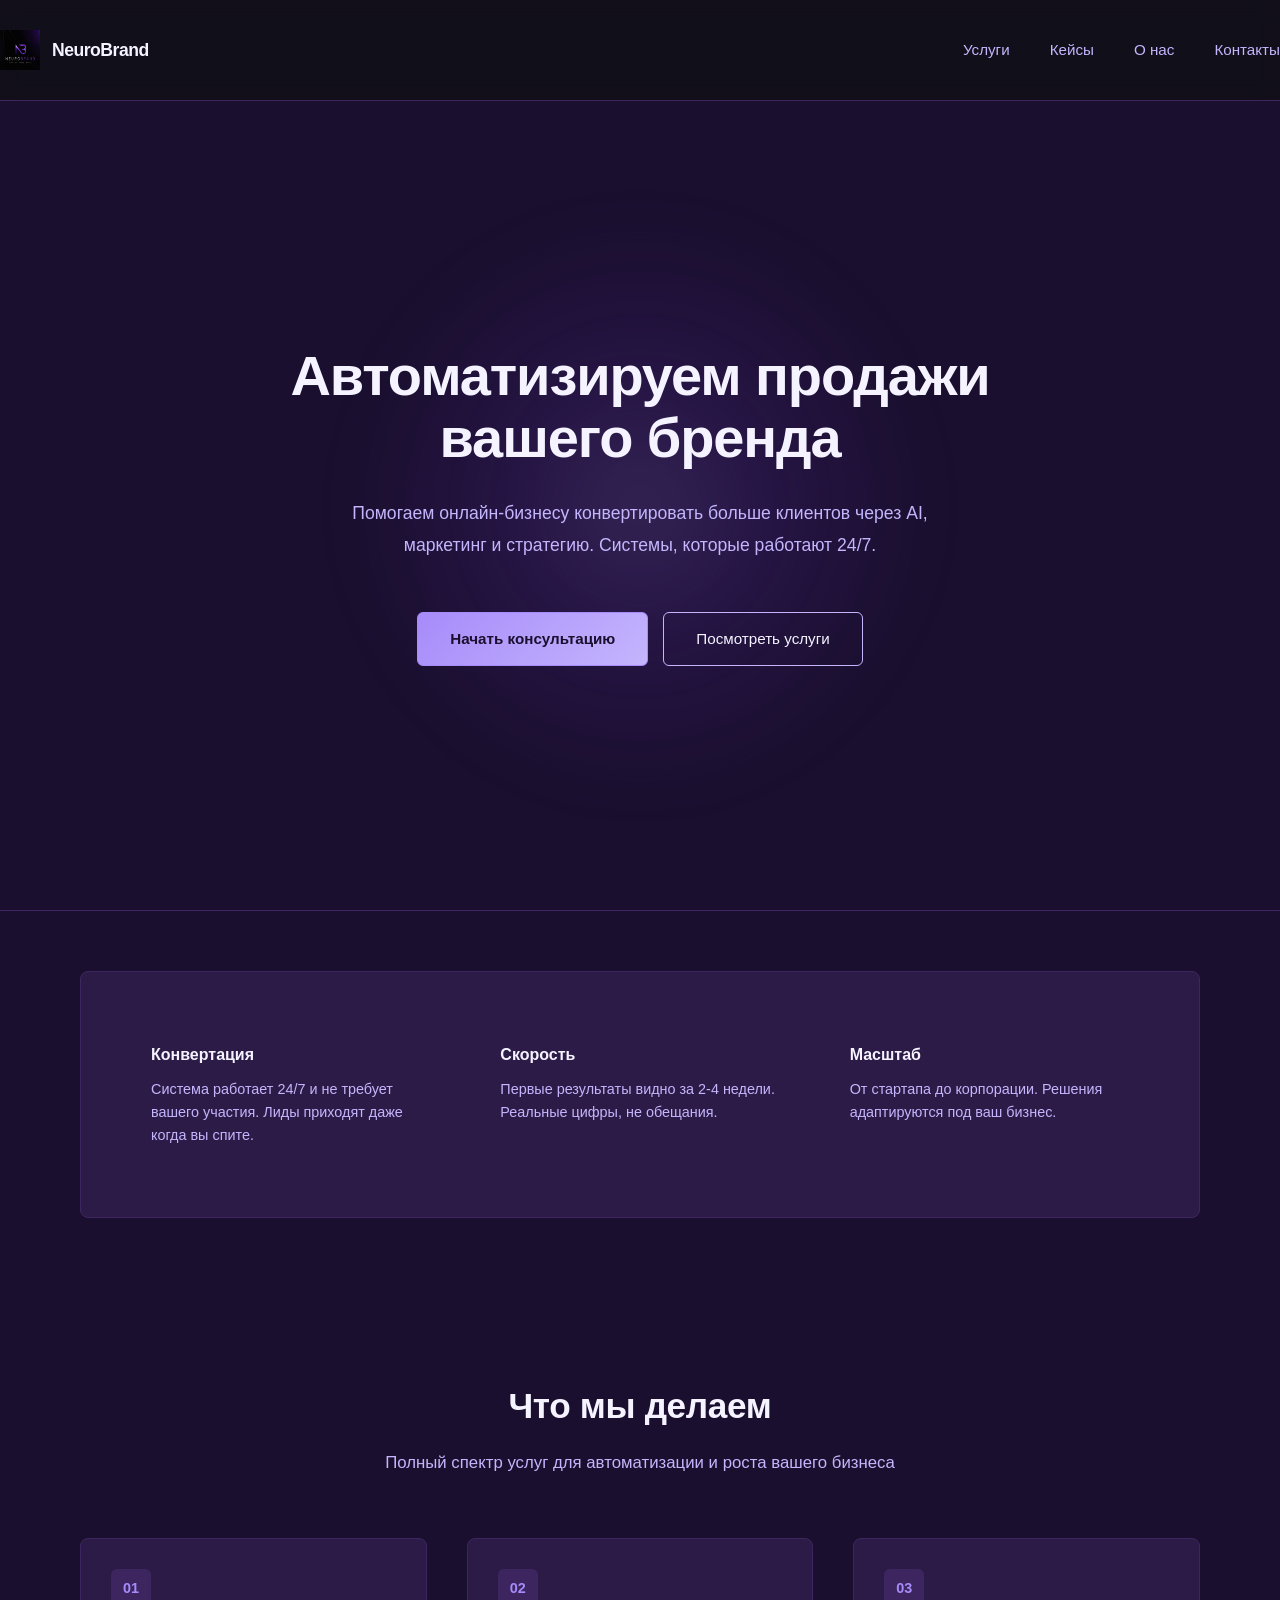
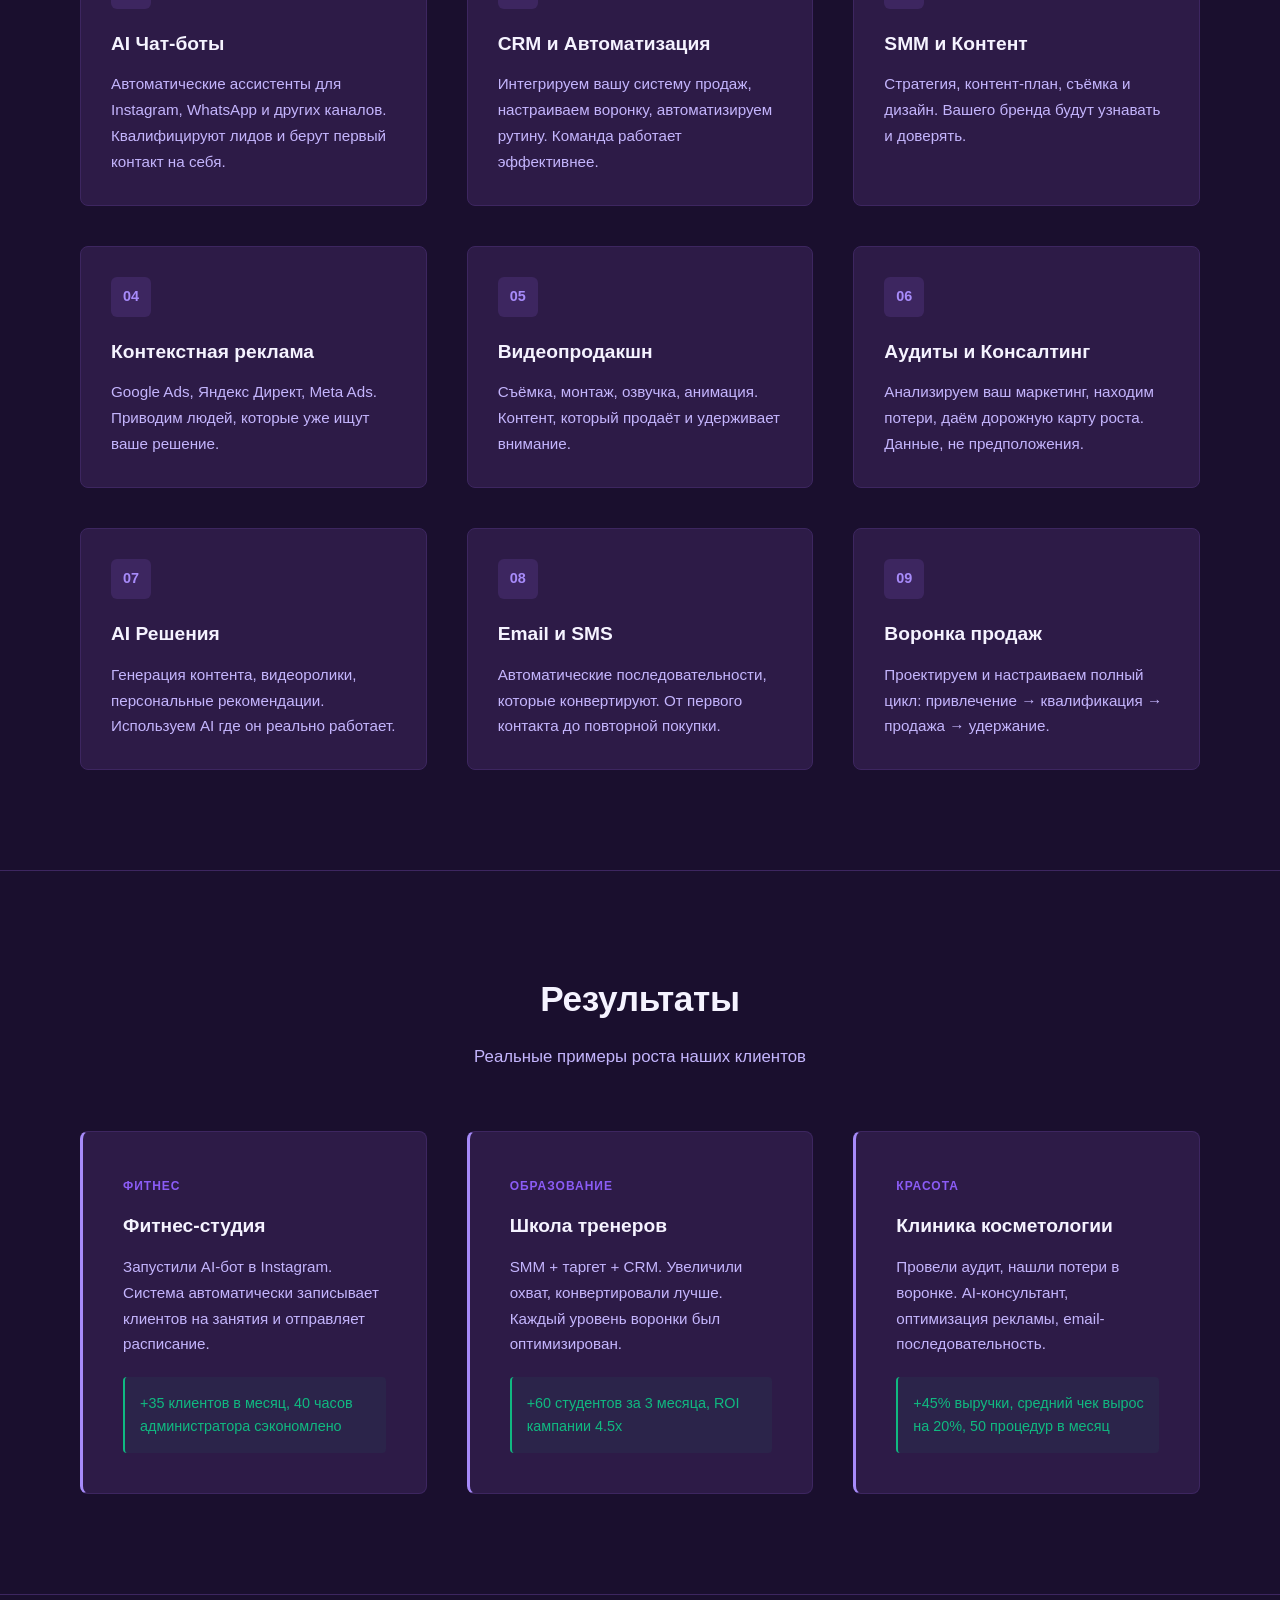
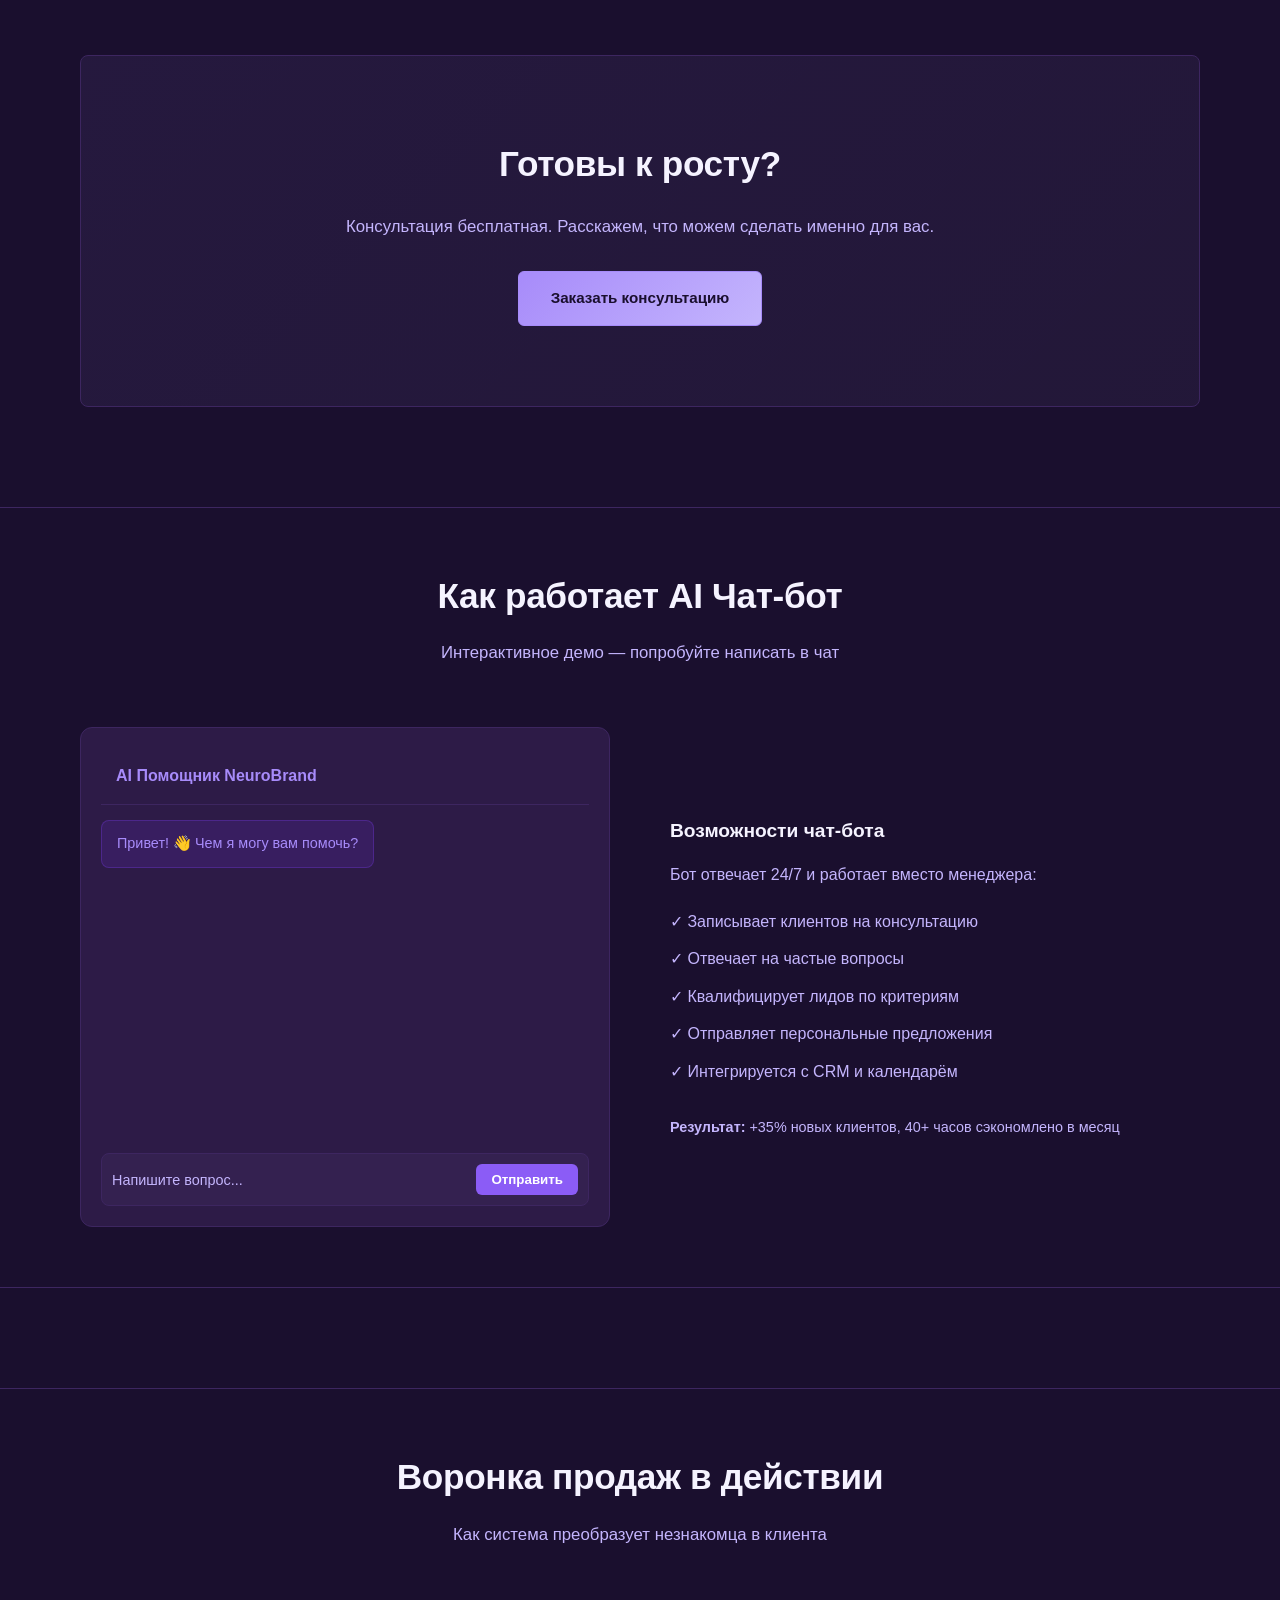
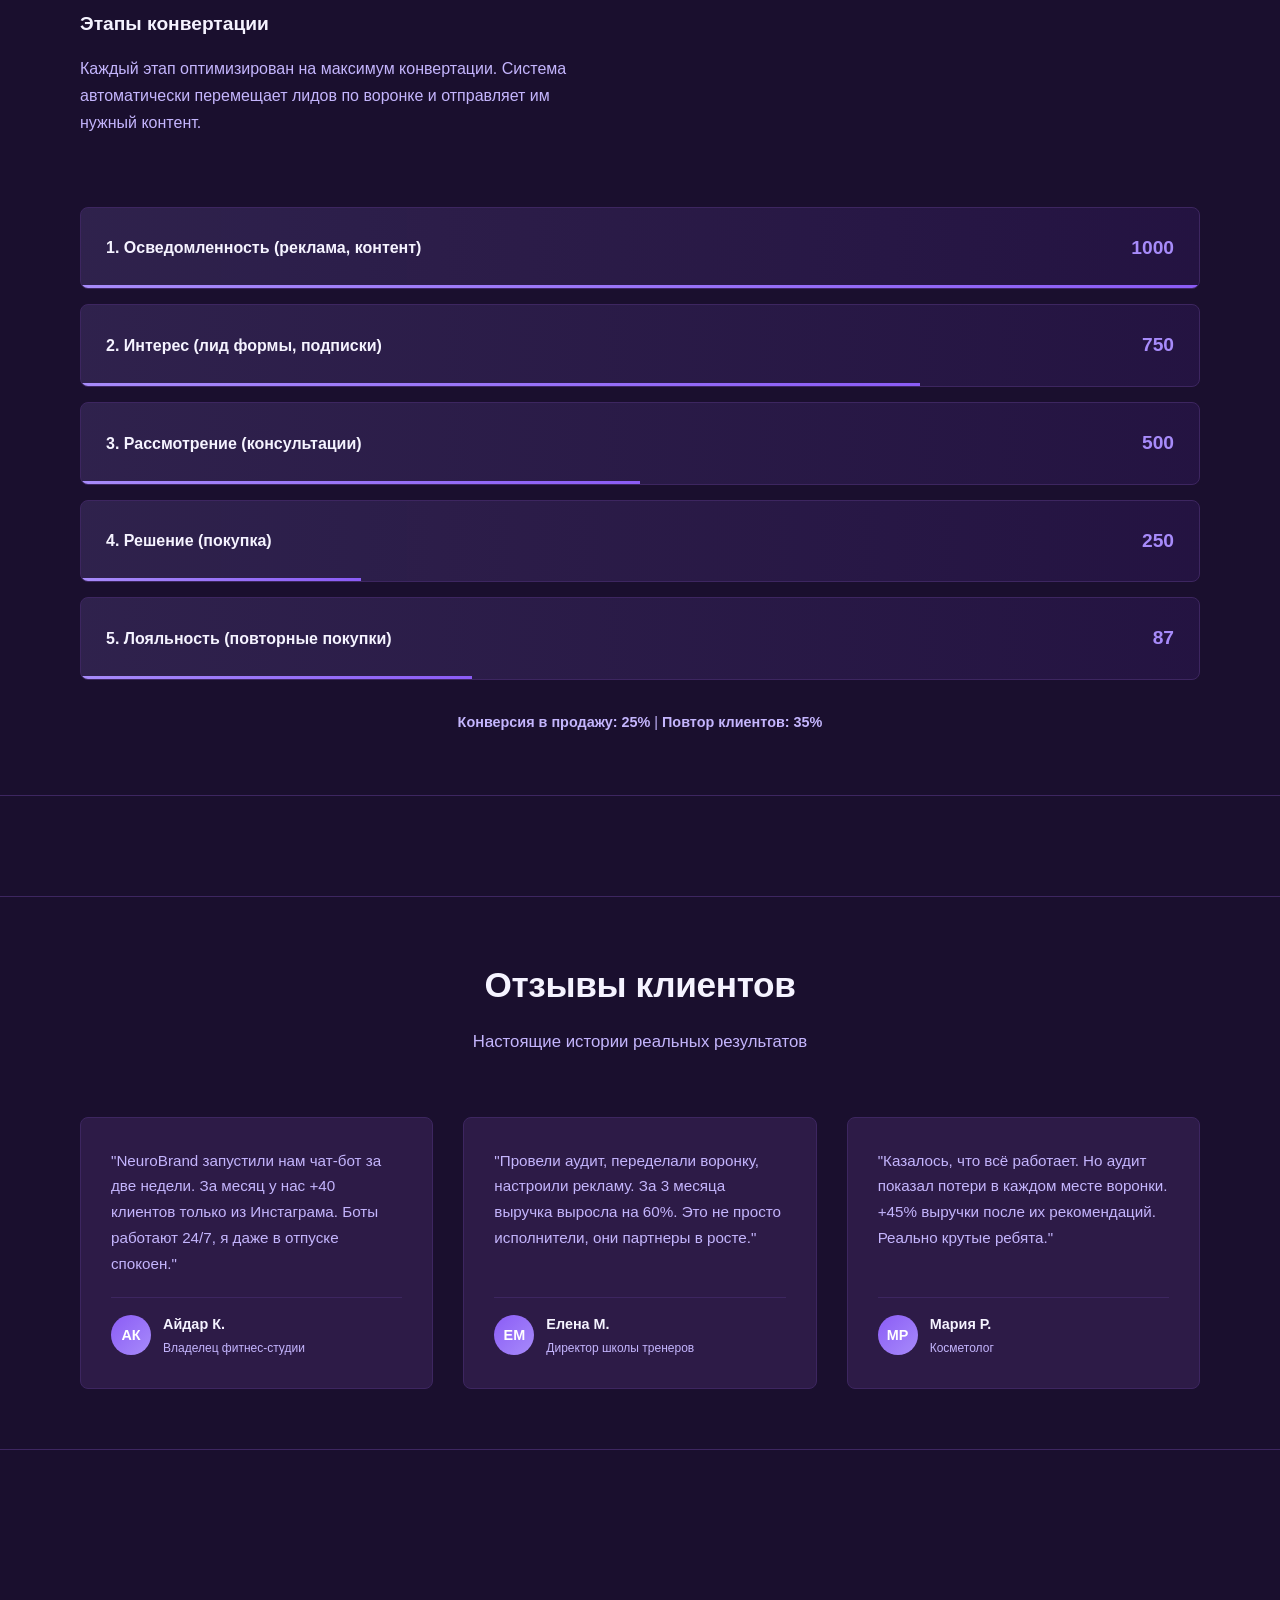
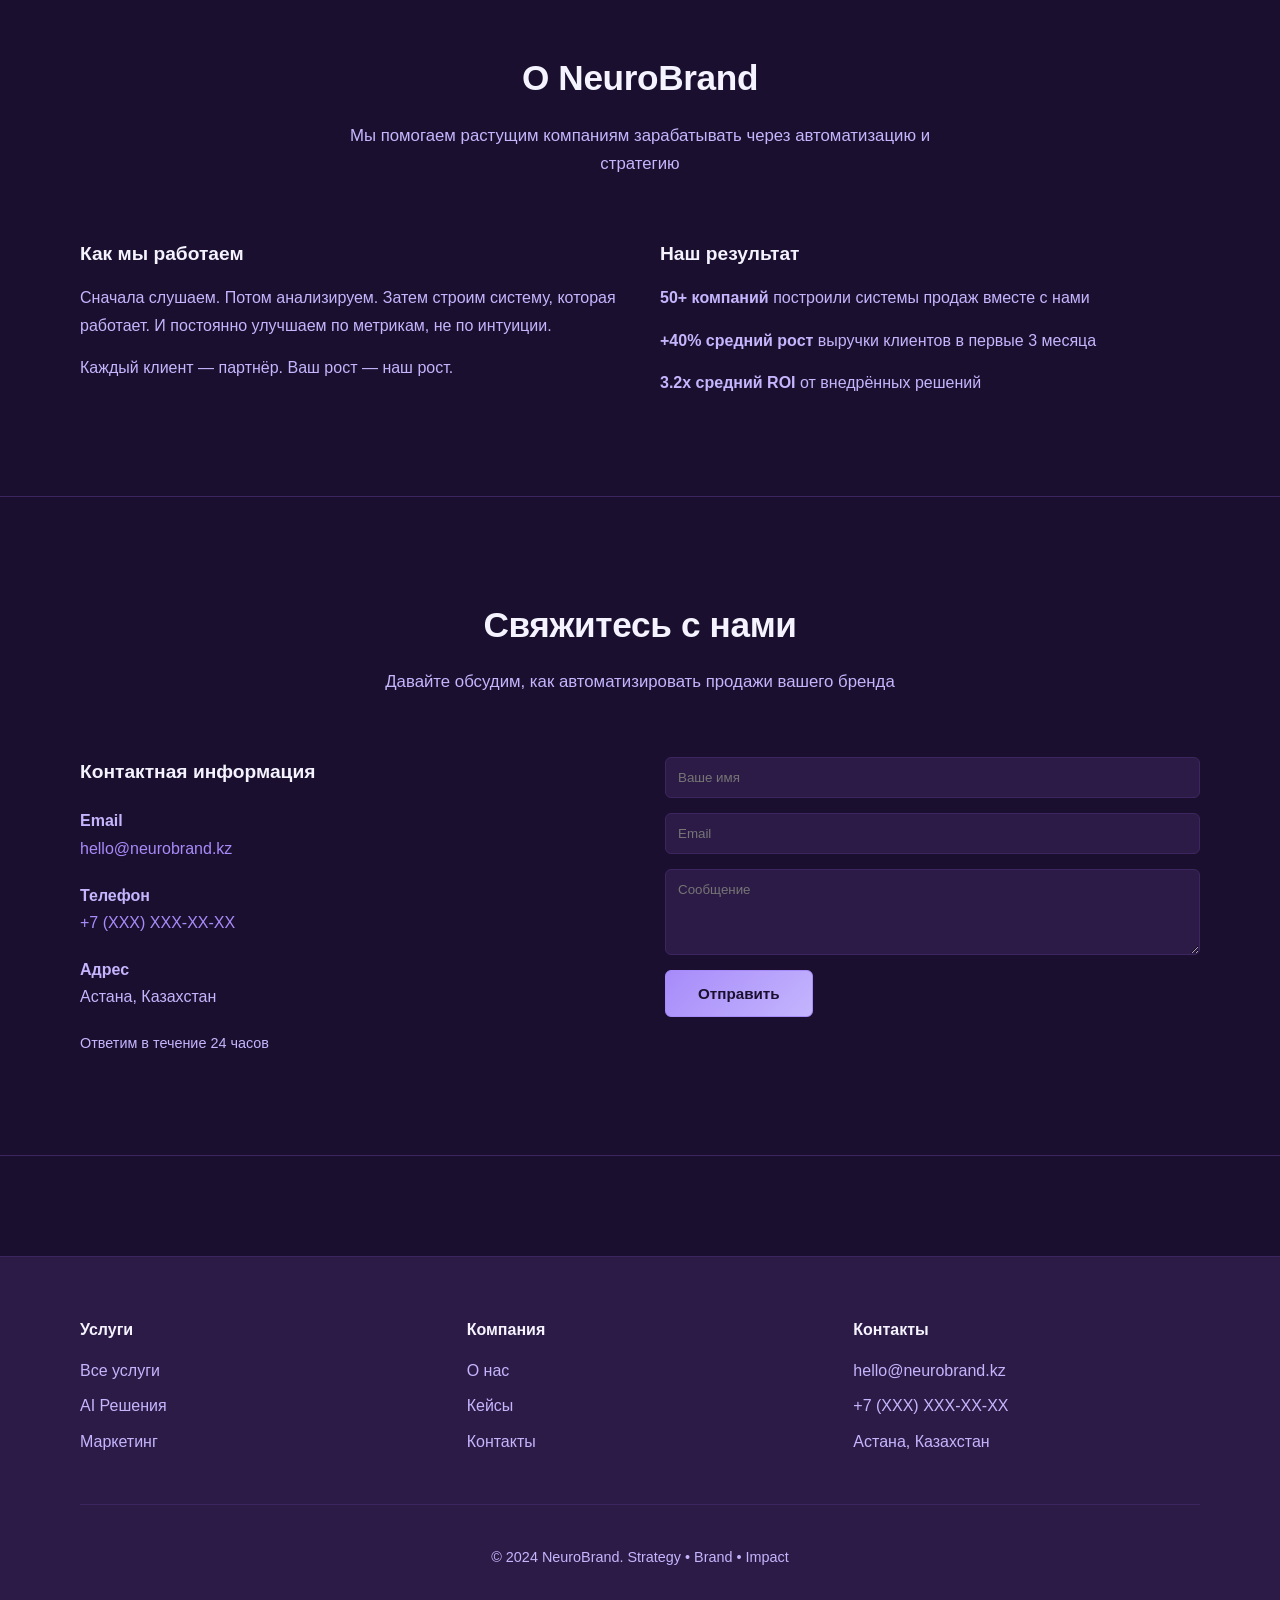
<file: index.html>
<!DOCTYPE html>
<html lang="ru">
<head>
    <meta charset="UTF-8">
    <meta name="viewport" content="width=device-width, initial-scale=1.0">
    <title>NeuroBrand - Strategy, Brand, Impact</title>
    <link rel="stylesheet" href="assets/css/style.css">
</head>
<body>
    <!-- HEADER -->
    <header>
        <div class="logo">
            <img src="assets/images/logo.png" alt="NeuroBrand">
            <span>NeuroBrand</span>
        </div>
        <nav>
            <a href="#services">Услуги</a>
            <a href="#cases">Кейсы</a>
            <a href="#about">О нас</a>
            <a href="#contact">Контакты</a>
        </nav>
    </header>

    <!-- HERO -->
    <section class="hero">
        <div class="hero-logo">
            <img src="assets/images/logo.png" alt="NeuroBrand">
        </div>
        <h1>Автоматизируем продажи<br>вашего бренда</h1>
        <p class="hero-subtitle">
            Помогаем онлайн-бизнесу конвертировать больше клиентов через AI, маркетинг и стратегию. Системы, которые работают 24/7.
        </p>
        <div class="hero-cta">
            <a href="#contact" class="btn btn-primary">Начать консультацию</a>
            <a href="#services" class="btn btn-secondary">Посмотреть услуги</a>
        </div>
    </section>

    <!-- FEATURES -->
    <div class="container">
        <div class="features">
            <div class="feature">
                <h4>Конвертация</h4>
                <p>Система работает 24/7 и не требует вашего участия. Лиды приходят даже когда вы спите.</p>
            </div>
            <div class="feature">
                <h4>Скорость</h4>
                <p>Первые результаты видно за 2-4 недели. Реальные цифры, не обещания.</p>
            </div>
            <div class="feature">
                <h4>Масштаб</h4>
                <p>От стартапа до корпорации. Решения адаптируются под ваш бизнес.</p>
            </div>
        </div>
    </div>

    <!-- SERVICES -->
    <section id="services">
        <div class="container">
            <div class="section-header">
                <h2>Что мы делаем</h2>
                <p>Полный спектр услуг для автоматизации и роста вашего бизнеса</p>
            </div>
            <div class="services-grid">
                <div class="service">
                    <div class="service-number">01</div>
                    <h3>AI Чат-боты</h3>
                    <p>Автоматические ассистенты для Instagram, WhatsApp и других каналов. Квалифицируют лидов и берут первый контакт на себя.</p>
                </div>
                <div class="service">
                    <div class="service-number">02</div>
                    <h3>CRM и Автоматизация</h3>
                    <p>Интегрируем вашу систему продаж, настраиваем воронку, автоматизируем рутину. Команда работает эффективнее.</p>
                </div>
                <div class="service">
                    <div class="service-number">03</div>
                    <h3>SMM и Контент</h3>
                    <p>Стратегия, контент-план, съёмка и дизайн. Вашего бренда будут узнавать и доверять.</p>
                </div>
                <div class="service">
                    <div class="service-number">04</div>
                    <h3>Контекстная реклама</h3>
                    <p>Google Ads, Яндекс Директ, Meta Ads. Приводим людей, которые уже ищут ваше решение.</p>
                </div>
                <div class="service">
                    <div class="service-number">05</div>
                    <h3>Видеопродакшн</h3>
                    <p>Съёмка, монтаж, озвучка, анимация. Контент, который продаёт и удерживает внимание.</p>
                </div>
                <div class="service">
                    <div class="service-number">06</div>
                    <h3>Аудиты и Консалтинг</h3>
                    <p>Анализируем ваш маркетинг, находим потери, даём дорожную карту роста. Данные, не предположения.</p>
                </div>
                <div class="service">
                    <div class="service-number">07</div>
                    <h3>AI Решения</h3>
                    <p>Генерация контента, видеоролики, персональные рекомендации. Используем AI где он реально работает.</p>
                </div>
                <div class="service">
                    <div class="service-number">08</div>
                    <h3>Email и SMS</h3>
                    <p>Автоматические последовательности, которые конвертируют. От первого контакта до повторной покупки.</p>
                </div>
                <div class="service">
                    <div class="service-number">09</div>
                    <h3>Воронка продаж</h3>
                    <p>Проектируем и настраиваем полный цикл: привлечение → квалификация → продажа → удержание.</p>
                </div>
            </div>
        </div>
    </section>

    <!-- CASES -->
    <section id="cases">
        <div class="container">
            <div class="section-header">
                <h2>Результаты</h2>
                <p>Реальные примеры роста наших клиентов</p>
            </div>
            <div class="cases-grid">
                <div class="case">
                    <div class="case-label">Фитнес</div>
                    <h3>Фитнес-студия</h3>
                    <p class="case-desc">Запустили AI-бот в Instagram. Система автоматически записывает клиентов на занятия и отправляет расписание.</p>
                    <div class="case-result">+35 клиентов в месяц, 40 часов администратора сэкономлено</div>
                </div>
                <div class="case">
                    <div class="case-label">Образование</div>
                    <h3>Школа тренеров</h3>
                    <p class="case-desc">SMM + таргет + CRM. Увеличили охват, конвертировали лучше. Каждый уровень воронки был оптимизирован.</p>
                    <div class="case-result">+60 студентов за 3 месяца, ROI кампании 4.5x</div>
                </div>
                <div class="case">
                    <div class="case-label">Красота</div>
                    <h3>Клиника косметологии</h3>
                    <p class="case-desc">Провели аудит, нашли потери в воронке. AI-консультант, оптимизация рекламы, email-последовательность.</p>
                    <div class="case-result">+45% выручки, средний чек вырос на 20%, 50 процедур в месяц</div>
                </div>
            </div>
        </div>
    </section>

    <!-- CTA -->
    <div class="container">
        <div class="cta">
            <h2>Готовы к росту?</h2>
            <p>Консультация бесплатная. Расскажем, что можем сделать именно для вас.</p>
            <a href="#contact" class="btn btn-primary">Заказать консультацию</a>
        </div>
    </div>

    <!-- DEMO: ЧАТ-БОТ -->
    <section class="demo-section">
        <div class="container">
            <div class="section-header">
                <h2>Как работает AI Чат-бот</h2>
                <p>Интерактивное демо — попробуйте написать в чат</p>
            </div>
            <div class="demo-grid">
                <div class="chatbot-demo">
                    <div class="chat-header">AI Помощник NeuroBrand</div>
                    <div class="chat-messages" id="chatMessages">
                        <div class="chat-message message-bot">Привет! 👋 Чем я могу вам помочь?</div>
                    </div>
                    <div class="chat-input">
                        <input type="text" id="chatInput" placeholder="Напишите вопрос...">
                        <button onclick="sendMessage()">Отправить</button>
                    </div>
                </div>
                <div>
                    <h3>Возможности чат-бота</h3>
                    <p style="margin-top: 15px; margin-bottom: 20px;">Бот отвечает 24/7 и работает вместо менеджера:</p>
                    <ul style="list-style: none; gap: 12px; display: flex; flex-direction: column;">
                        <li style="color: var(--text-muted);">✓ Записывает клиентов на консультацию</li>
                        <li style="color: var(--text-muted);">✓ Отвечает на частые вопросы</li>
                        <li style="color: var(--text-muted);">✓ Квалифицирует лидов по критериям</li>
                        <li style="color: var(--text-muted);">✓ Отправляет персональные предложения</li>
                        <li style="color: var(--text-muted);">✓ Интегрируется с CRM и календарём</li>
                    </ul>
                    <p style="margin-top: 30px; font-size: 0.9rem; color: var(--text-muted);">
                        <strong>Результат:</strong> +35% новых клиентов, 40+ часов сэкономлено в месяц
                    </p>
                </div>
            </div>
        </div>
    </section>

    <!-- DEMO: ВОРОНКА ПРОДАЖ -->
    <section class="demo-section">
        <div class="container">
            <div class="section-header">
                <h2>Воронка продаж в действии</h2>
                <p>Как система преобразует незнакомца в клиента</p>
            </div>
            <div class="demo-grid">
                <div>
                    <h3>Этапы конвертации</h3>
                    <p style="margin-top: 15px; margin-bottom: 30px; color: var(--text-muted);">
                        Каждый этап оптимизирован на максимум конвертации. Система автоматически перемещает лидов по воронке и отправляет им нужный контент.
                    </p>
                </div>
                <div></div>
            </div>
            <div class="funnel" style="margin-top: 40px;">
                <div class="funnel-stage" style="--fill: 100%;">
                    <div class="funnel-content">
                        <div class="funnel-label">1. Осведомленность (реклама, контент)</div>
                        <div class="funnel-count">1000</div>
                    </div>
                    <div class="funnel-bar"></div>
                </div>
                <div class="funnel-stage" style="--fill: 75%;">
                    <div class="funnel-content">
                        <div class="funnel-label">2. Интерес (лид формы, подписки)</div>
                        <div class="funnel-count">750</div>
                    </div>
                    <div class="funnel-bar"></div>
                </div>
                <div class="funnel-stage" style="--fill: 50%;">
                    <div class="funnel-content">
                        <div class="funnel-label">3. Рассмотрение (консультации)</div>
                        <div class="funnel-count">500</div>
                    </div>
                    <div class="funnel-bar"></div>
                </div>
                <div class="funnel-stage" style="--fill: 25%;">
                    <div class="funnel-content">
                        <div class="funnel-label">4. Решение (покупка)</div>
                        <div class="funnel-count">250</div>
                    </div>
                    <div class="funnel-bar"></div>
                </div>
                <div class="funnel-stage" style="--fill: 35%;">
                    <div class="funnel-content">
                        <div class="funnel-label">5. Лояльность (повторные покупки)</div>
                        <div class="funnel-count">87</div>
                    </div>
                    <div class="funnel-bar"></div>
                </div>
            </div>
            <p style="margin-top: 30px; text-align: center; color: var(--text-muted); font-size: 0.9rem;">
                <strong>Конверсия в продажу: 25%</strong> | <strong>Повтор клиентов: 35%</strong>
            </p>
        </div>
    </section>

    <!-- TESTIMONIALS -->
    <section class="demo-section">
        <div class="container">
            <div class="section-header">
                <h2>Отзывы клиентов</h2>
                <p>Настоящие истории реальных результатов</p>
            </div>
            <div class="testimonials-grid">
                <div class="testimonial">
                    <p class="testimonial-text">
                        "NeuroBrand запустили нам чат-бот за две недели. За месяц у нас +40 клиентов только из Инстаграма. Боты работают 24/7, я даже в отпуске спокоен."
                    </p>
                    <div class="testimonial-author">
                        <div class="author-avatar">АК</div>
                        <div class="author-info">
                            <h4>Айдар К.</h4>
                            <p>Владелец фитнес-студии</p>
                        </div>
                    </div>
                </div>
                <div class="testimonial">
                    <p class="testimonial-text">
                        "Провели аудит, переделали воронку, настроили рекламу. За 3 месяца выручка выросла на 60%. Это не просто исполнители, они партнеры в росте."
                    </p>
                    <div class="testimonial-author">
                        <div class="author-avatar">ЕМ</div>
                        <div class="author-info">
                            <h4>Елена М.</h4>
                            <p>Директор школы тренеров</p>
                        </div>
                    </div>
                </div>
                <div class="testimonial">
                    <p class="testimonial-text">
                        "Казалось, что всё работает. Но аудит показал потери в каждом месте воронки. +45% выручки после их рекомендаций. Реально крутые ребята."
                    </p>
                    <div class="testimonial-author">
                        <div class="author-avatar">МР</div>
                        <div class="author-info">
                            <h4>Мария Р.</h4>
                            <p>Косметолог</p>
                        </div>
                    </div>
                </div>
            </div>
        </div>
    </section>

    <!-- ABOUT -->
    <section id="about">
        <div class="container">
            <div class="section-header">
                <h2>О NeuroBrand</h2>
                <p>Мы помогаем растущим компаниям зарабатывать через автоматизацию и стратегию</p>
            </div>
            <div style="display: grid; grid-template-columns: 1fr 1fr; gap: 40px; margin-top: 50px;">
                <div>
                    <h3>Как мы работаем</h3>
                    <p style="margin-top: 15px;">Сначала слушаем. Потом анализируем. Затем строим систему, которая работает. И постоянно улучшаем по метрикам, не по интуиции.</p>
                    <p style="margin-top: 15px;">Каждый клиент — партнёр. Ваш рост — наш рост.</p>
                </div>
                <div>
                    <h3>Наш результат</h3>
                    <p style="margin-top: 15px;"><strong>50+ компаний</strong> построили системы продаж вместе с нами</p>
                    <p style="margin-top: 15px;"><strong>+40% средний рост</strong> выручки клиентов в первые 3 месяца</p>
                    <p style="margin-top: 15px;"><strong>3.2x средний ROI</strong> от внедрённых решений</p>
                </div>
            </div>
        </div>
    </section>

    <!-- CONTACT -->
    <section id="contact">
        <div class="container">
            <div class="section-header">
                <h2>Свяжитесь с нами</h2>
                <p>Давайте обсудим, как автоматизировать продажи вашего бренда</p>
            </div>
            <div style="display: grid; grid-template-columns: 1fr 1fr; gap: 50px; margin-top: 50px;">
                <div>
                    <h3>Контактная информация</h3>
                    <p style="margin-top: 20px;"><strong>Email</strong><br><a href="mailto:hello@neurobrand.kz">hello@neurobrand.kz</a></p>
                    <p style="margin-top: 20px;"><strong>Телефон</strong><br><a href="tel:+7">+7 (XXX) XXX-XX-XX</a></p>
                    <p style="margin-top: 20px;"><strong>Адрес</strong><br>Астана, Казахстан</p>
                    <p style="margin-top: 20px; font-size: 0.9rem; color: var(--text-muted);">Ответим в течение 24 часов</p>
                </div>
                <div>
                    <form id="contact-form" style="display: flex; flex-direction: column; gap: 15px;">
                        <input type="text" placeholder="Ваше имя" required style="padding: 12px; background: var(--bg-secondary); border: 1px solid var(--border); border-radius: 6px; color: var(--text); font-family: inherit;">
                        <input type="email" placeholder="Email" required style="padding: 12px; background: var(--bg-secondary); border: 1px solid var(--border); border-radius: 6px; color: var(--text); font-family: inherit;">
                        <textarea placeholder="Сообщение" rows="4" required style="padding: 12px; background: var(--bg-secondary); border: 1px solid var(--border); border-radius: 6px; color: var(--text); font-family: inherit; resize: vertical;"></textarea>
                        <button type="submit" class="btn btn-primary" style="align-self: flex-start;">Отправить</button>
                    </form>
                </div>
            </div>
        </div>
    </section>

    <!-- FOOTER -->
    <footer>
        <div class="container">
            <div class="footer-grid">
                <div class="footer-section">
                    <h4>Услуги</h4>
                    <ul>
                        <li><a href="#services">Все услуги</a></li>
                        <li><a href="#services">AI Решения</a></li>
                        <li><a href="#services">Маркетинг</a></li>
                    </ul>
                </div>
                <div class="footer-section">
                    <h4>Компания</h4>
                    <ul>
                        <li><a href="#about">О нас</a></li>
                        <li><a href="#cases">Кейсы</a></li>
                        <li><a href="#contact">Контакты</a></li>
                    </ul>
                </div>
                <div class="footer-section">
                    <h4>Контакты</h4>
                    <ul>
                        <li><a href="mailto:hello@neurobrand.kz">hello@neurobrand.kz</a></li>
                        <li><a href="tel:+7">+7 (XXX) XXX-XX-XX</a></li>
                        <li><a href="#">Астана, Казахстан</a></li>
                    </ul>
                </div>
            </div>
            <div class="footer-bottom">
                <p>&copy; 2024 NeuroBrand. Strategy • Brand • Impact</p>
            </div>
        </div>
    </footer>

    <script src="assets/js/main.js"></script>
</body>
</html>
</file>
<file: assets/css/style.css>
* {
  margin: 0;
  padding: 0;
  box-sizing: border-box;
}

:root {
  --primary: #8b5cf6;
  --secondary: #a78bfa;
  --accent: #7c3aed;
  --bg: #1a0f2e;
  --bg-secondary: #2d1b47;
  --border: #3d2660;
  --text: #f5f3ff;
  --text-muted: #c4b5fd;
  --success: #10b981;
}

html {
  scroll-behavior: smooth;
}

body {
  font-family: -apple-system, BlinkMacSystemFont, 'Segoe UI', 'Helvetica Neue', sans-serif;
  background: var(--bg);
  color: var(--text);
  line-height: 1.6;
  font-size: 16px;
}

/* ============================================
   TYPOGRAPHY
   ============================================ */

h1 {
  font-size: 3.5rem;
  font-weight: 700;
  line-height: 1.1;
  letter-spacing: -0.02em;
  margin-bottom: 20px;
}

h2 {
  font-size: 2.2rem;
  font-weight: 600;
  letter-spacing: -0.01em;
  margin-bottom: 15px;
}

h3 {
  font-size: 1.2rem;
  font-weight: 600;
  margin-bottom: 10px;
}

p {
  color: var(--text-muted);
  line-height: 1.7;
}

a {
  color: var(--secondary);
  text-decoration: none;
  transition: color 0.3s ease;
}

a:hover {
  color: var(--primary);
}

/* ============================================
   LAYOUT
   ============================================ */

.container {
  max-width: 1200px;
  margin: 0 auto;
  padding: 0 40px;
}

@media (max-width: 768px) {
  .container {
    padding: 0 20px;
  }

  h1 {
    font-size: 2rem;
  }

  h2 {
    font-size: 1.5rem;
  }
}

/* ============================================
   HEADER
   ============================================ */

header {
  display: flex;
  justify-content: space-between;
  align-items: center;
  padding: 30px 0;
  border-bottom: 1px solid var(--border);
  position: sticky;
  top: 0;
  background: rgba(15, 15, 21, 0.8);
  backdrop-filter: blur(10px);
  z-index: 100;
}

.logo {
  display: flex;
  align-items: center;
  gap: 12px;
  font-weight: 700;
  font-size: 1.1rem;
  letter-spacing: -0.5px;
}

.logo img {
  width: 40px;
  height: 40px;
}

nav {
  display: flex;
  gap: 40px;
}

nav a {
  color: var(--text-muted);
  font-size: 0.95rem;
  font-weight: 500;
  position: relative;
}

nav a::after {
  content: '';
  position: absolute;
  bottom: -5px;
  left: 0;
  width: 0;
  height: 1px;
  background: var(--secondary);
  transition: width 0.3s ease;
}

nav a:hover::after {
  width: 100%;
}

@media (max-width: 768px) {
  header {
    flex-direction: column;
    gap: 20px;
  }

  nav {
    gap: 20px;
  }
}

/* ============================================
   HERO
   ============================================ */

.hero {
  min-height: 90vh;
  display: flex;
  flex-direction: column;
  justify-content: center;
  align-items: center;
  text-align: center;
  padding: 80px 20px;
  position: relative;
  overflow: hidden;
}

.hero::before {
  content: '';
  position: absolute;
  top: 50%;
  left: 50%;
  transform: translate(-50%, -50%);
  width: 600px;
  height: 600px;
  background: radial-gradient(circle at center, rgba(167, 139, 250, 0.25) 0%, rgba(124, 58, 237, 0.15) 30%, transparent 70%);
  opacity: 0.8;
  z-index: 0;
  filter: blur(40px);
  pointer-events: none;
  border-radius: 50%;
}

.hero > * {
  position: relative;
  z-index: 1;
}

.hero-logo {
  display: none;
}

@keyframes subtle-float {
  0%, 100% { transform: translateY(0); }
  50% { transform: translateY(-15px); }
}

.hero h1 {
  max-width: 800px;
  margin-bottom: 30px;
}

.hero-subtitle {
  font-size: 1.1rem;
  color: var(--text-muted);
  max-width: 600px;
  margin: 0 auto 50px;
  line-height: 1.8;
}

.hero-cta {
  display: flex;
  gap: 15px;
  justify-content: center;
  flex-wrap: wrap;
}

.btn {
  padding: 14px 32px;
  border: 1px solid var(--border);
  border-radius: 6px;
  font-size: 0.95rem;
  font-weight: 500;
  cursor: pointer;
  transition: all 0.3s ease;
  text-decoration: none;
  display: inline-block;
}

.btn-primary {
  background: linear-gradient(135deg, #a78bfa, #c4b5fd);
  border-color: #a78bfa;
  color: #1a0f2e;
  font-weight: 600;
}

.btn-primary:hover {
  transform: translateY(-2px);
  box-shadow: 0 10px 30px rgba(167, 139, 250, 0.3);
}

.btn-secondary {
  background: transparent;
  color: var(--text);
  border-color: var(--text-muted);
}

.btn-secondary:hover {
  border-color: var(--secondary);
  color: var(--secondary);
  background: rgba(167, 139, 250, 0.08);
}

/* ============================================
   SECTIONS
   ============================================ */

section {
  padding: 100px 0;
  border-bottom: 1px solid var(--border);
}

.section-header {
  text-align: center;
  margin-bottom: 60px;
}

.section-header h2 {
  margin-bottom: 15px;
}

.section-header p {
  font-size: 1.05rem;
  max-width: 600px;
  margin: 0 auto;
}

/* ============================================
   SERVICES
   ============================================ */

.services-grid {
  display: grid;
  grid-template-columns: repeat(3, 1fr);
  gap: 40px;
}

.service {
  padding: 30px;
  background: var(--bg-secondary);
  border: 1px solid var(--border);
  border-radius: 8px;
  transition: all 0.3s ease;
}

.service:hover {
  border-color: var(--secondary);
  background: rgba(218, 112, 214, 0.02);
}

.service-number {
  display: inline-block;
  width: 40px;
  height: 40px;
  background: var(--border);
  border-radius: 6px;
  display: flex;
  align-items: center;
  justify-content: center;
  font-weight: 700;
  color: var(--secondary);
  margin-bottom: 20px;
  font-size: 0.9rem;
}

.service h3 {
  margin-bottom: 12px;
}

.service p {
  font-size: 0.95rem;
  line-height: 1.7;
}

@media (max-width: 1024px) {
  .services-grid {
    grid-template-columns: repeat(2, 1fr);
  }
}

@media (max-width: 768px) {
  .services-grid {
    grid-template-columns: 1fr;
    gap: 20px;
  }
}

/* ============================================
   CASES
   ============================================ */

.cases-grid {
  display: grid;
  grid-template-columns: repeat(3, 1fr);
  gap: 40px;
}

.case {
  padding: 40px;
  background: var(--bg-secondary);
  border: 1px solid var(--border);
  border-radius: 8px;
  border-left: 3px solid var(--secondary);
  transition: all 0.3s ease;
}

.case:hover {
  border-left-color: var(--accent);
  background: rgba(124, 58, 237, 0.02);
}

.case-label {
  display: inline-block;
  font-size: 0.75rem;
  text-transform: uppercase;
  letter-spacing: 1px;
  color: var(--primary);
  margin-bottom: 15px;
  font-weight: 600;
}

.case h3 {
  margin-bottom: 12px;
}

.case-desc {
  color: var(--text-muted);
  font-size: 0.95rem;
  line-height: 1.7;
  margin-bottom: 20px;
}

.case-result {
  padding: 15px;
  background: rgba(16, 185, 129, 0.05);
  border-left: 2px solid var(--success);
  border-radius: 4px;
  color: var(--success);
  font-size: 0.9rem;
  font-weight: 500;
}

@media (max-width: 1024px) {
  .cases-grid {
    grid-template-columns: repeat(2, 1fr);
  }
}

@media (max-width: 768px) {
  .cases-grid {
    grid-template-columns: 1fr;
    gap: 20px;
  }
}

/* ============================================
   FEATURES
   ============================================ */

.features {
  display: grid;
  grid-template-columns: repeat(3, 1fr);
  gap: 30px;
  background: var(--bg-secondary);
  border: 1px solid var(--border);
  border-radius: 8px;
  padding: 50px;
  margin: 60px 0;
}

.feature {
  padding: 20px;
}

.feature h4 {
  font-size: 1rem;
  margin-bottom: 10px;
  color: var(--text);
}

.feature p {
  font-size: 0.9rem;
  line-height: 1.6;
}

@media (max-width: 768px) {
  .features {
    grid-template-columns: 1fr;
    padding: 30px;
  }
}

/* ============================================
   CTA SECTION
   ============================================ */

.cta {
  text-align: center;
  padding: 80px 40px;
  background: linear-gradient(135deg, rgba(167, 139, 250, 0.08), rgba(196, 181, 253, 0.05));
  border: 1px solid var(--border);
  border-radius: 8px;
  margin: 60px 0;
}

.cta h2 {
  margin-bottom: 20px;
}

.cta p {
  max-width: 600px;
  margin: 0 auto 30px;
  font-size: 1.05rem;
}

/* ============================================
   FOOTER
   ============================================ */

footer {
  background: var(--bg-secondary);
  border-top: 1px solid var(--border);
  padding: 60px 0;
  margin-top: 100px;
}

.footer-grid {
  display: grid;
  grid-template-columns: repeat(3, 1fr);
  gap: 40px;
  margin-bottom: 40px;
}

.footer-section h4 {
  margin-bottom: 15px;
  color: var(--text);
}

.footer-section ul {
  list-style: none;
}

.footer-section li {
  margin-bottom: 10px;
}

.footer-section a {
  color: var(--text-muted);
}

.footer-section a:hover {
  color: var(--secondary);
}

.footer-bottom {
  padding-top: 40px;
  border-top: 1px solid var(--border);
  text-align: center;
  color: var(--text-muted);
  font-size: 0.9rem;
}

@media (max-width: 768px) {
  .footer-grid {
    grid-template-columns: 1fr;
    gap: 20px;
  }
}

/* ============================================
   ДЕМО ЧАТ-БОТ
   ============================================ */

.demo-section {
  margin: 100px 0;
  padding: 60px 0;
  border-top: 1px solid var(--border);
}

.demo-grid {
  display: grid;
  grid-template-columns: 1fr 1fr;
  gap: 60px;
  align-items: center;
}

.chatbot-demo {
  background: var(--bg-secondary);
  border: 1px solid var(--border);
  border-radius: 12px;
  padding: 20px;
  height: 500px;
  display: flex;
  flex-direction: column;
  overflow: hidden;
}

.chat-header {
  padding: 15px;
  border-bottom: 1px solid var(--border);
  font-weight: 600;
  color: var(--secondary);
  margin-bottom: 15px;
}

.chat-messages {
  flex: 1;
  overflow-y: auto;
  display: flex;
  flex-direction: column;
  gap: 12px;
  margin-bottom: 15px;
}

.chat-message {
  padding: 12px 15px;
  border-radius: 8px;
  font-size: 0.9rem;
  line-height: 1.5;
  animation: slide-in 0.3s ease;
}

.message-user {
  background: rgba(167, 139, 250, 0.2);
  color: var(--text);
  align-self: flex-end;
  max-width: 80%;
  border: 1px solid rgba(167, 139, 250, 0.3);
}

.message-bot {
  background: rgba(124, 58, 237, 0.15);
  color: var(--secondary);
  align-self: flex-start;
  max-width: 80%;
  border: 1px solid rgba(124, 58, 237, 0.3);
}

@keyframes slide-in {
  from {
    opacity: 0;
    transform: translateY(10px);
  }
  to {
    opacity: 1;
    transform: translateY(0);
  }
}

.chat-input {
  display: flex;
  gap: 8px;
  padding: 10px;
  background: rgba(167, 139, 250, 0.05);
  border-radius: 8px;
  border: 1px solid var(--border);
}

.chat-input input {
  flex: 1;
  background: transparent;
  border: none;
  color: var(--text);
  font-size: 0.9rem;
  outline: none;
}

.chat-input input::placeholder {
  color: var(--text-muted);
}

.chat-input button {
  background: var(--primary);
  border: none;
  color: white;
  padding: 8px 15px;
  border-radius: 6px;
  cursor: pointer;
  font-weight: 600;
  transition: background 0.3s;
}

.chat-input button:hover {
  background: var(--secondary);
}

/* ============================================
   ВОРОНКА ПРОДАЖ
   ============================================ */

.funnel {
  display: flex;
  flex-direction: column;
  gap: 15px;
}

.funnel-stage {
  background: linear-gradient(90deg, rgba(167, 139, 250, 0.15), rgba(124, 58, 237, 0.1));
  border: 1px solid var(--border);
  border-radius: 8px;
  padding: 25px;
  position: relative;
  overflow: hidden;
}

.funnel-stage::before {
  content: '';
  position: absolute;
  top: 0;
  left: 0;
  height: 100%;
  background: linear-gradient(90deg, var(--secondary), transparent);
  opacity: 0;
  width: var(--fill);
  transition: opacity 0.3s ease;
}

.funnel-stage:hover::before {
  opacity: 0.1;
}

.funnel-content {
  position: relative;
  z-index: 1;
  display: flex;
  justify-content: space-between;
  align-items: center;
}

.funnel-label {
  font-weight: 600;
  color: var(--text);
}

.funnel-count {
  font-size: 1.2rem;
  color: var(--secondary);
  font-weight: 700;
}

.funnel-bar {
  position: absolute;
  bottom: 0;
  left: 0;
  height: 3px;
  background: linear-gradient(90deg, var(--secondary), var(--primary));
  width: var(--fill);
  transition: width 0.3s ease;
}

/* ============================================
   TESTIMONIALS
   ============================================ */

.testimonials-grid {
  display: grid;
  grid-template-columns: repeat(3, 1fr);
  gap: 30px;
  margin-top: 50px;
}

.testimonial {
  background: var(--bg-secondary);
  border: 1px solid var(--border);
  border-radius: 8px;
  padding: 30px;
  display: flex;
  flex-direction: column;
}

.testimonial-text {
  font-size: 0.95rem;
  line-height: 1.7;
  color: var(--text-muted);
  margin-bottom: 20px;
  flex: 1;
}

.testimonial-author {
  display: flex;
  align-items: center;
  gap: 12px;
  padding-top: 15px;
  border-top: 1px solid var(--border);
}

.author-avatar {
  width: 40px;
  height: 40px;
  border-radius: 50%;
  background: linear-gradient(135deg, var(--primary), var(--secondary));
  display: flex;
  align-items: center;
  justify-content: center;
  color: white;
  font-weight: 600;
  font-size: 0.9rem;
}

.author-info h4 {
  font-size: 0.9rem;
  margin-bottom: 2px;
}

.author-info p {
  font-size: 0.75rem;
  color: var(--text-muted);
  margin: 0;
}

@media (max-width: 768px) {
  .demo-grid {
    grid-template-columns: 1fr;
  }

  .testimonials-grid {
    grid-template-columns: 1fr;
  }

  .chatbot-demo {
    height: 400px;
  }
}

.accent {
  color: var(--secondary);
}

.fade-in {
  animation: fade-in 0.8s ease-out;
}

@keyframes fade-in {
  from {
    opacity: 0;
    transform: translateY(20px);
  }
  to {
    opacity: 1;
    transform: translateY(0);
  }
}

/* ============================================
   RESPONSIVE
   ============================================ */

@media (max-width: 768px) {
  section {
    padding: 60px 0;
  }

  .hero {
    min-height: 70vh;
    padding: 60px 20px;
  }

  .hero-logo {
    width: 150px;
    height: 150px;
    margin-bottom: 30px;
  }
}
</file>
